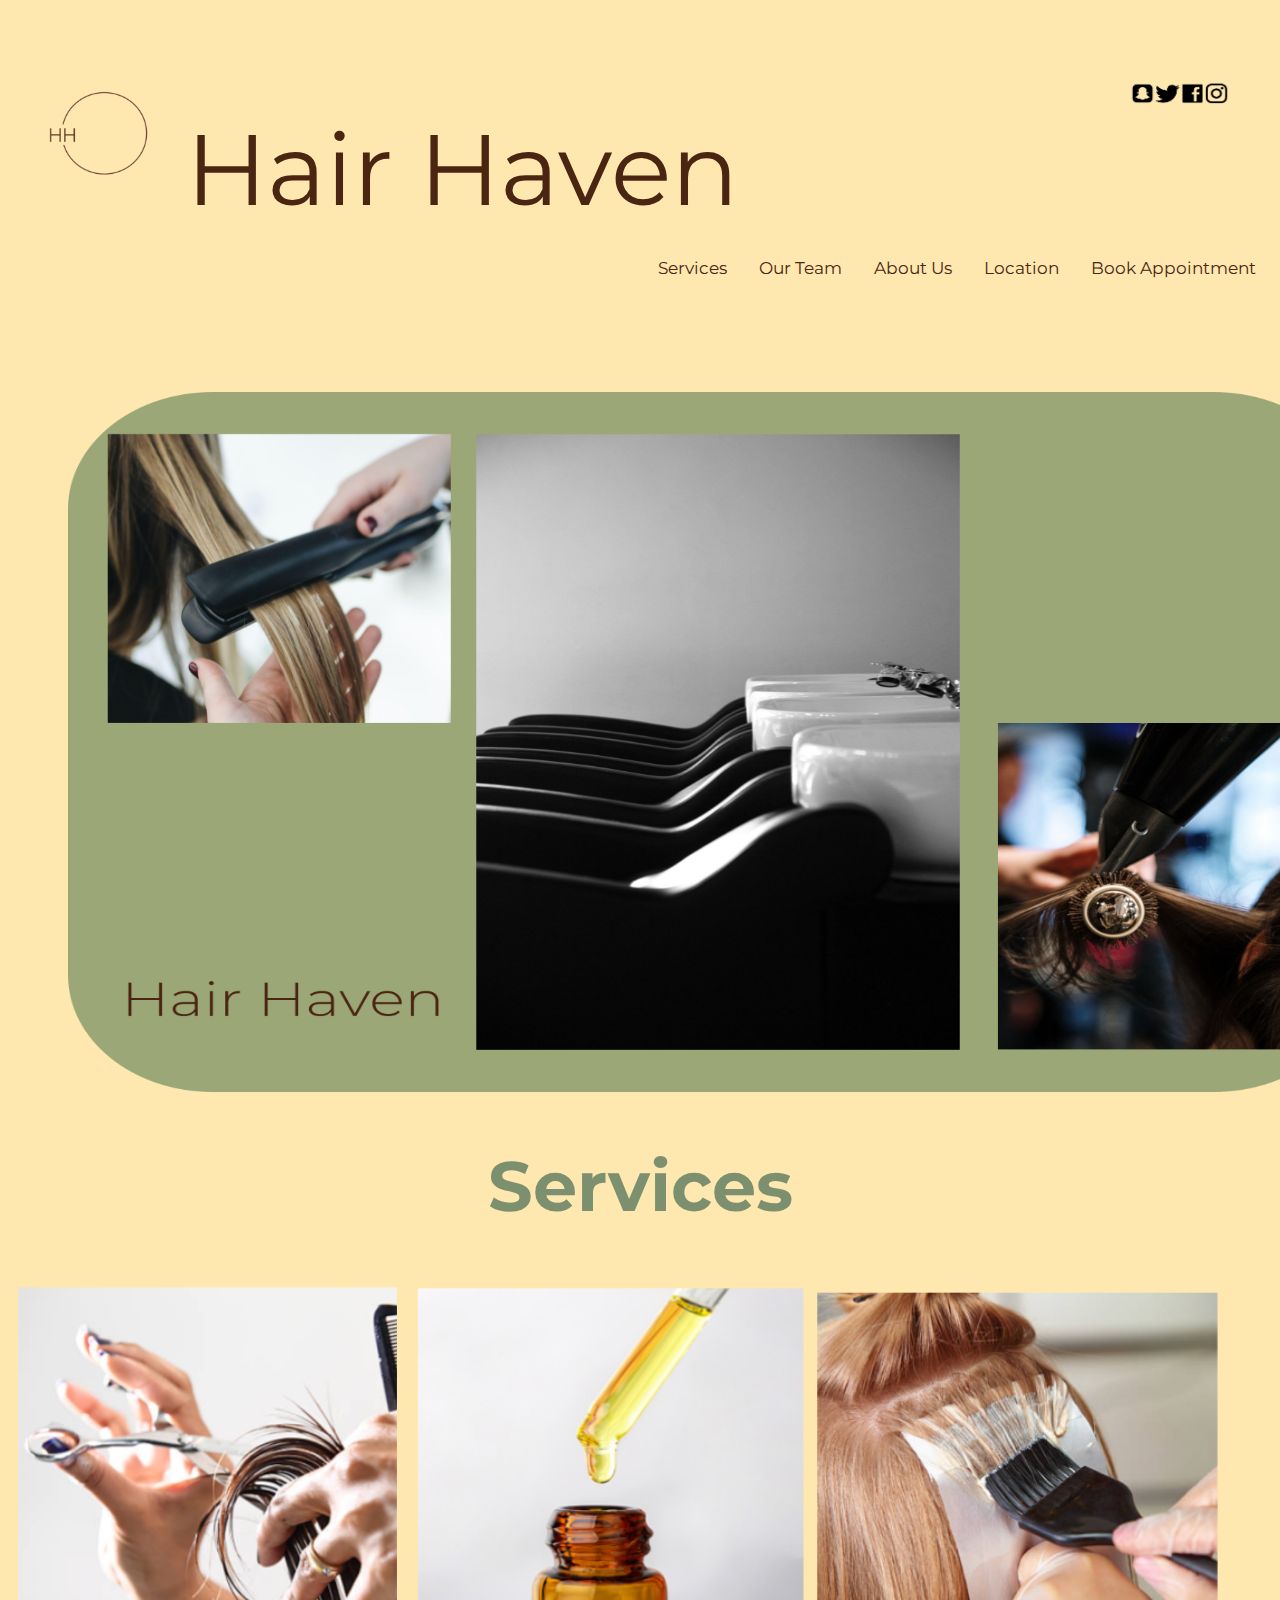
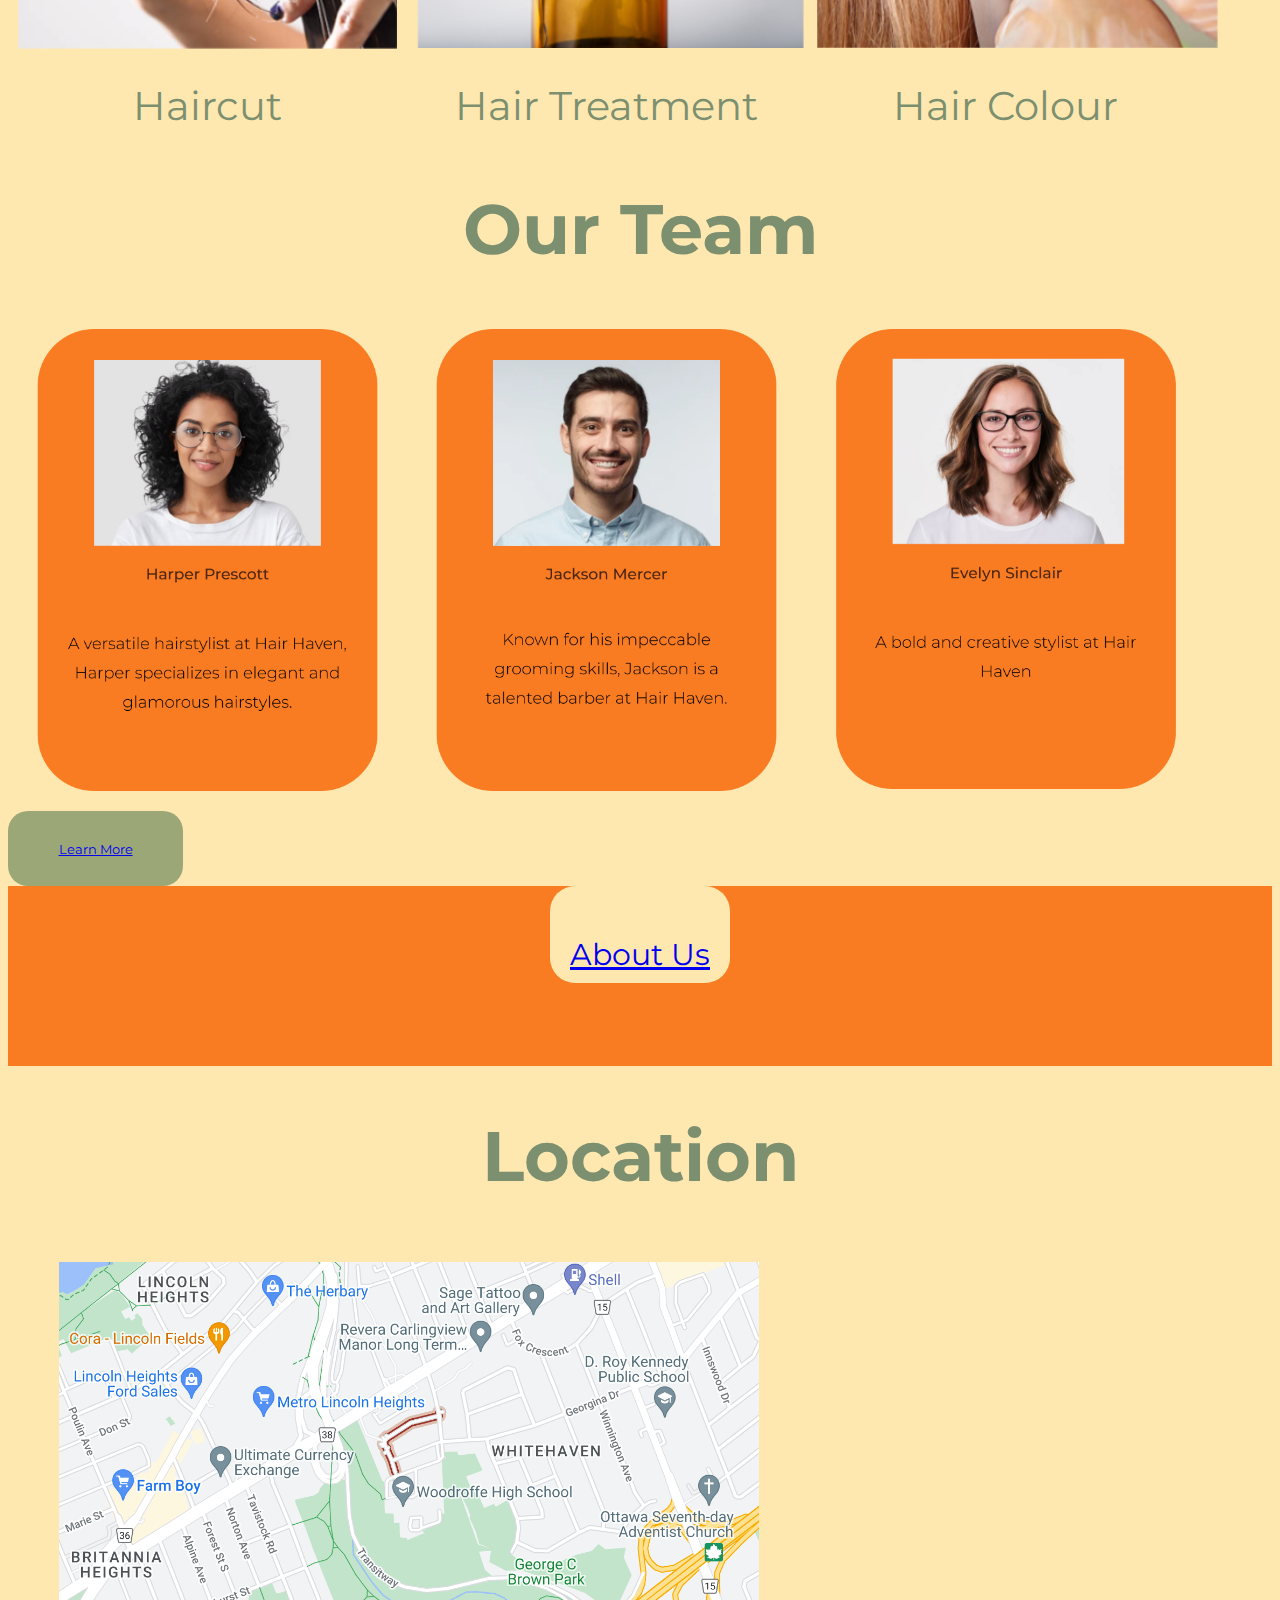
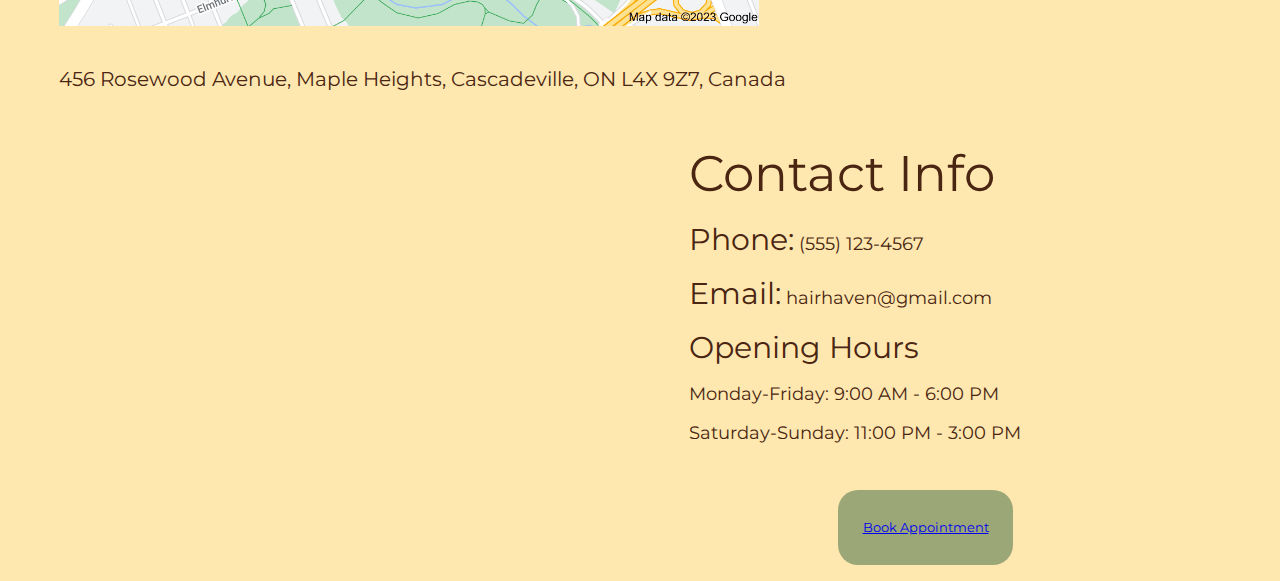
<file: index.html>
<!DOCTYPE html>
<html>
<head>
	<script src="myScript.js"></script>
	<link rel="stylesheet" href="style.css">
	<link rel="preconnect" href="https://fonts.googleapis.com">
	<link rel="preconnect" href="https://fonts.gstatic.com" crossorigin>
	<link href="https://fonts.googleapis.com/css2?family=Montserrat:wght@300&display=swap" rel="stylesheet">

	<nav>
		<div class="topnav">
			<div>
				<div class="logo"><a href="homepage.html"><img src="logo.png" width="110" height="100" alt="logo" /></a></div>
				<div class="icons"><a href="#socials"><img src="icons.png" width="110" height ="100" alt="icons" /></a></div>
			<div>
			<div>
		  		<a class="active" href="homepage.html">Hair Haven</a>
		  	</div>
		  
		  <!-- navbar-->
		  <div class="topnav-right">
		    <a href="services.html">Services</a>
		    <a href="ourteam.html">Our Team</a>
		    <a href="aboutus.html">About Us</a>
		    <a href="location.html">Location</a>
		    <a href="bookappointment.html">Book Appointment</a>

		  </div>

		</div>
	</nav>

</head>



<body>

	<title>Homepage</title>

	<script src="https://cdn.jsdelivr.net/npm/bootstrap@5.0.2/dist/js/bootstrap.bundle.min.js" integrity="sha384-MrcW6ZMFYlzcLA8Nl+NtUVF0sA7MsXsP1UyJoMp4YLEuNSfAP+JcXn/tWtIaxVXM" crossorigin="anonymous"></script>
	

	<!-- hair pics-->
	<div class="hairpics"><img src="hairpics.png" width="1300" height="700"/></div>


	<!-- services-->

	<h1>Services</h1>
	<div class="row">
	  <div class="column">
	    <img src="haircut.png" alt="haircut" style="width:100%">
	  </div>
	  <div class="column">
	    <img src="hairtreatment.png" alt="hairtreatment" style="width:102%">
	  </div>
	  <div class="column">
	    <img src="haircolour.png" alt="haircolour" style="width:106%">
	  </div>
	</div>

	<div class ="row">
		<div class ="column"><label>Haircut</label></div>
		<div class ="column"><label>Hair Treatment</label></div>
		<div class ="column"><label>Hair Colour</label></div>
	</div>



	<!-- services-->
	<h1>Our Team</h1>

	<div class="row">
		<div class="column"><img src="harper.png" style="width:90%"></div>
		<div class="column"><img src="jackson.png" style="width:90%"></div>
		<div class="column"><img src="evelyn.png" style="width:90%"></div>
	</div>

	<div style="float: center;"> <button class="green"><a href="ourteam.html">Learn More</a></button></div>

	<!-- about us-->

	<div class="about">
		<div class="aboutusbutton"><a href="aboutus.html">About Us</a></div>
	</div>
	

	<!-- Location -->
	<h1>Location</h1>
	<table style="float:left;padding-left: 50px;">
		<tr><td><img src="map.png" width="700px"></td></tr>
		<tr><td><p>456 Rosewood Avenue, Maple Heights, Cascadeville, ON L4X 9Z7, Canada</p></td></tr>

	</table>

	<table style="float: right;padding-right: 250px;">
		<tr><td><span class="big">Contact Info</span></td></tr>
		<tr><td><span class="medium">Phone:</span><span class="small"> (555) 123-4567</span></td></tr>
		<tr><td><span class="medium">Email:</span><span class="small"> hairhaven@gmail.com</span></td></tr>
		<tr><td><span class="medium">Opening Hours</span></td></tr>
		<tr><td><span class="small">Monday-Friday: 9:00 AM - 6:00 PM</span></td></tr>
		<tr><td><span class="small">Saturday-Sunday: 11:00 PM - 3:00 PM</span></td></tr>
		<tr><td style ="padding-left: 150px;padding-top: 30px;"><button class="green"><a href="bookappointment.html">Book Appointment</a></button></td></tr>
	</table>

</body>
</html>
</file>
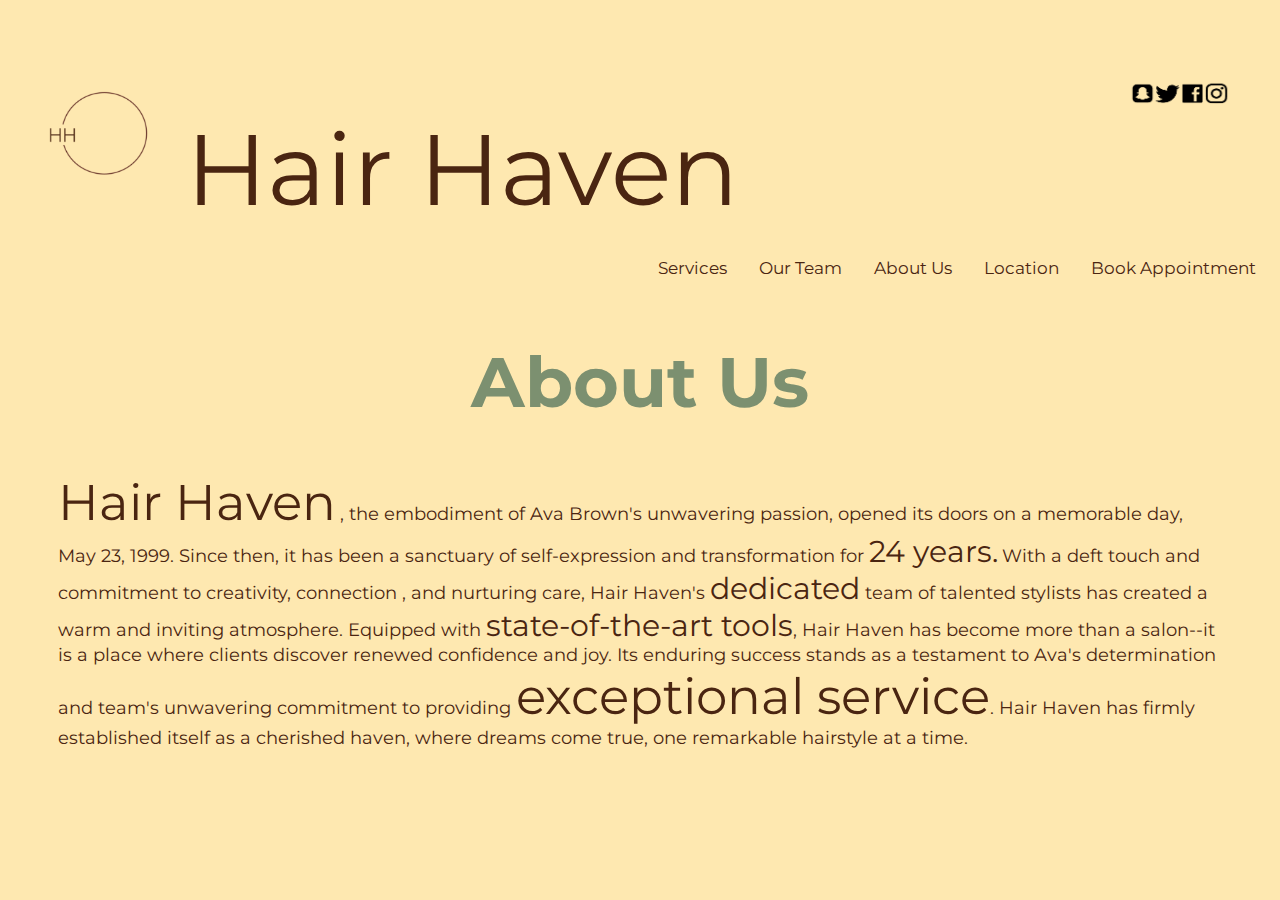
<file: aboutus.html>
<!DOCTYPE html>
<html>
<head>
	<script src="myScript.js"></script>
	<link rel="stylesheet" href="style.css">
	<link rel="preconnect" href="https://fonts.googleapis.com">
	<link rel="preconnect" href="https://fonts.gstatic.com" crossorigin>
	<link href="https://fonts.googleapis.com/css2?family=Montserrat:wght@300&display=swap" rel="stylesheet">

	<nav>
		<div class="topnav">
			<div>
				<div class="logo"><a href="homepage.html"><img src="logo.png" width="110" height="100" alt="logo" /></a></div>
				<div class="icons"><a href="#socials"><img src="icons.png" width="110" height ="100" alt="icons" /></a></div>
			<div>
			<div>
		  		<a class="active" href="homepage.html">Hair Haven</a>
		  	</div>
		  
		  <!-- navbar-->
		  <div class="topnav-right">
		    <a href="services.html">Services</a>
		    <a href="ourteam.html">Our Team</a>
		    <a href="aboutus.html">About Us</a>
		    <a href="location.html">Location</a>
		    <a href="bookappointment.html">Book Appointment</a>

		  </div>

		</div>
	</nav>

</head>



<body>
	<script src="https://cdn.jsdelivr.net/npm/bootstrap@5.0.2/dist/js/bootstrap.bundle.min.js" integrity="sha384-MrcW6ZMFYlzcLA8Nl+NtUVF0sA7MsXsP1UyJoMp4YLEuNSfAP+JcXn/tWtIaxVXM" crossorigin="anonymous"></script>
	
	<title>About Us</title>

	<h1>About Us</h1>
  <div class="parent"> 
   <span class="big">Hair Haven</span> 
   <span class="small">, the embodiment of Ava Brown's unwavering passion, opened its doors on a memorable day, May 23, 1999. Since then, it has been a sanctuary of self-expression and transformation for </span>
   <span class="medium">24 years.</span>
   <span class="small">With a deft touch and commitment to creativity, connection , and nurturing care, Hair Haven's <span class="medium">dedicated</span> team of talented stylists has created a warm and inviting atmosphere. Equipped with <span class="medium">state-of-the-art tools</span>, Hair Haven has become more than a salon--it is a place where clients discover renewed confidence and joy. Its enduring success stands as a testament to Ava's determination and team's unwavering commitment to providing <span class="big">exceptional service</span>. Hair Haven has firmly established itself as a cherished haven, where dreams come true, one remarkable hairstyle at a time.</span>
   
  </div>

 
</body>
</html>
</file>
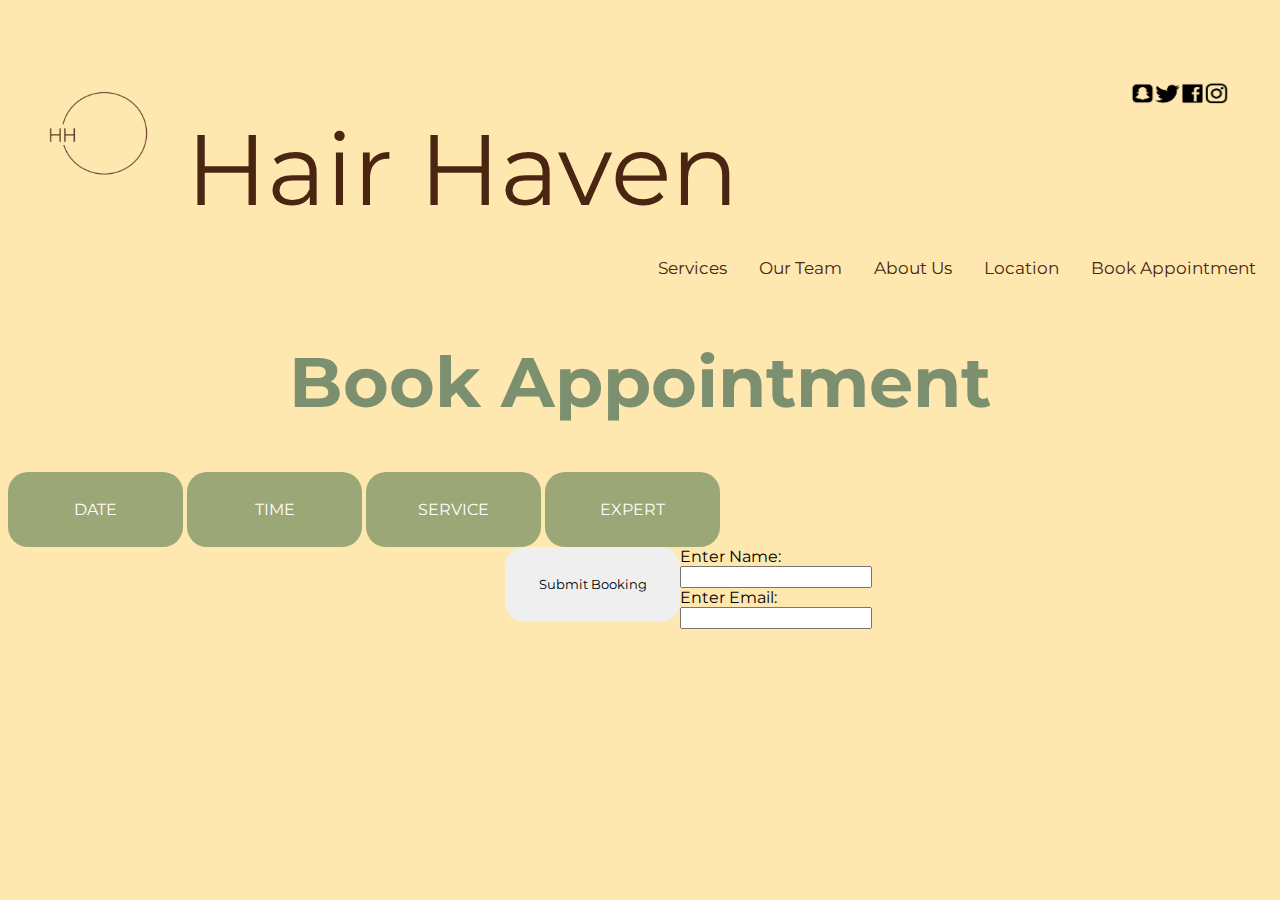
<file: bookappointment.html>
<!DOCTYPE html>
<html>
<head>
	<script src="myScript.js"></script>
	<link rel="stylesheet" href="style.css">
	<link rel="preconnect" href="https://fonts.googleapis.com">
	<link rel="preconnect" href="https://fonts.gstatic.com" crossorigin>
	<link href="https://fonts.googleapis.com/css2?family=Montserrat:wght@300&display=swap" rel="stylesheet">

	<nav>
		<div class="topnav">
			<div>
				<div class="logo"><a href="homepage.html"><img src="logo.png" width="110" height="100" alt="logo" /></a></div>
				<div class="icons"><a href="#socials"><img src="icons.png" width="110" height ="100" alt="icons" /></a></div>
			<div>
			<div>
		  		<a class="active" href="homepage.html">Hair Haven</a>
		  	</div>
		  
		  <!-- navbar-->
		  <div class="topnav-right">
		    <a href="services.html">Services</a>
		    <a href="ourteam.html">Our Team</a>
		    <a href="aboutus.html">About Us</a>
		    <a href="location.html">Location</a>
		    <a href="bookappointment.html">Book Appointment</a>

		  </div>

		</div>
	</nav>

</head>



<body>
	<script src="https://cdn.jsdelivr.net/npm/bootstrap@5.0.2/dist/js/bootstrap.bundle.min.js" integrity="sha384-MrcW6ZMFYlzcLA8Nl+NtUVF0sA7MsXsP1UyJoMp4YLEuNSfAP+JcXn/tWtIaxVXM" crossorigin="anonymous"></script>

	<title>Book Appointment</title>
	<h1>Book Appointment</h1>

	<div class="dropdown">
	  <button onclick="dropDate()" class="dropbtn">DATE</button>
	  <div id="dateDropdown" class="dropdown-content">
	    <a href="#">Monday</a>
	    <a href="#">Tuesday</a>
	    <a href="#">Wednesday</a>
	    <a href="#">Thursday</a>
	    <a href="#">Friday</a>
	  </div>
	</div>

	<div class="dropdown">
	  <button onclick="dropTime()" class="dropbtn">TIME</button>
	  <div id="timeDropdown" class="dropdown-content">
	    <a href="#">9:00AM-11:00AM</a>
	    <a href="#">11:00AM-1:00PM</a>
	    <a href="#">1:30PM-2:00PM</a>
	    <a href="#">2:00PM-4:00PM</a>
	    <a href="#">4:00PM-6:00PM</a>
	  </div>
	</div>

	<div class="dropdown">
	  <button onclick="dropService()" class="dropbtn">SERVICE</button>
	  <div id="serviceDropdown" class="dropdown-content">
	    <a href="#">Short Hair Cut</a>
	    <a href="#">Bowl Cut</a>
	    <a href="#">Bang Cut or Trim</a>
	    <a href="#">Long Hair + Blowout</a>
	    <a href="#">Buzz Cut</a>
	    <a href="#">Undercut Shave</a>
	    <a href="#">Kids Cut Short</a>
	    <a href="#">Kids Cut Long</a>
	    <a href="#">Facial Hair</a>
	    <a href="#">Olaplex Treatment</a>
	    <a href="#">K-18 Treatment</a>
	    <a href="#">Keratin Treatment</a>
	    <a href="#">Hair Colouring</a>
	    <a href="#">Hair Bleaching</a>

	  </div>
	</div>
	<div class="dropdown">
	  <button onclick="dropExpert()" class="dropbtn">EXPERT</button>
	  <div id="expertDropdown" class="dropdown-content">
	    <a href="#">Evelyn Sinclair</a>
	    <a href="#">Jackson Mercer</a>
	    <a href="#">Harper Prescott</a>
	  </div>
	</div>

	<form style="float: right;padding-right: 400px;">
	  <label for="fname">Enter Name:</label><br>
	  <input type="text" id="fname" name="fname" value=""><br>
	  <label for="lname">Enter Email:</label><br>
	  <input type="text" id="lname" name="lname" value="">
	</form>

	<button onclick="submit()" style="float: right;">Submit Booking</button>


 
</body>
</html>
</file>
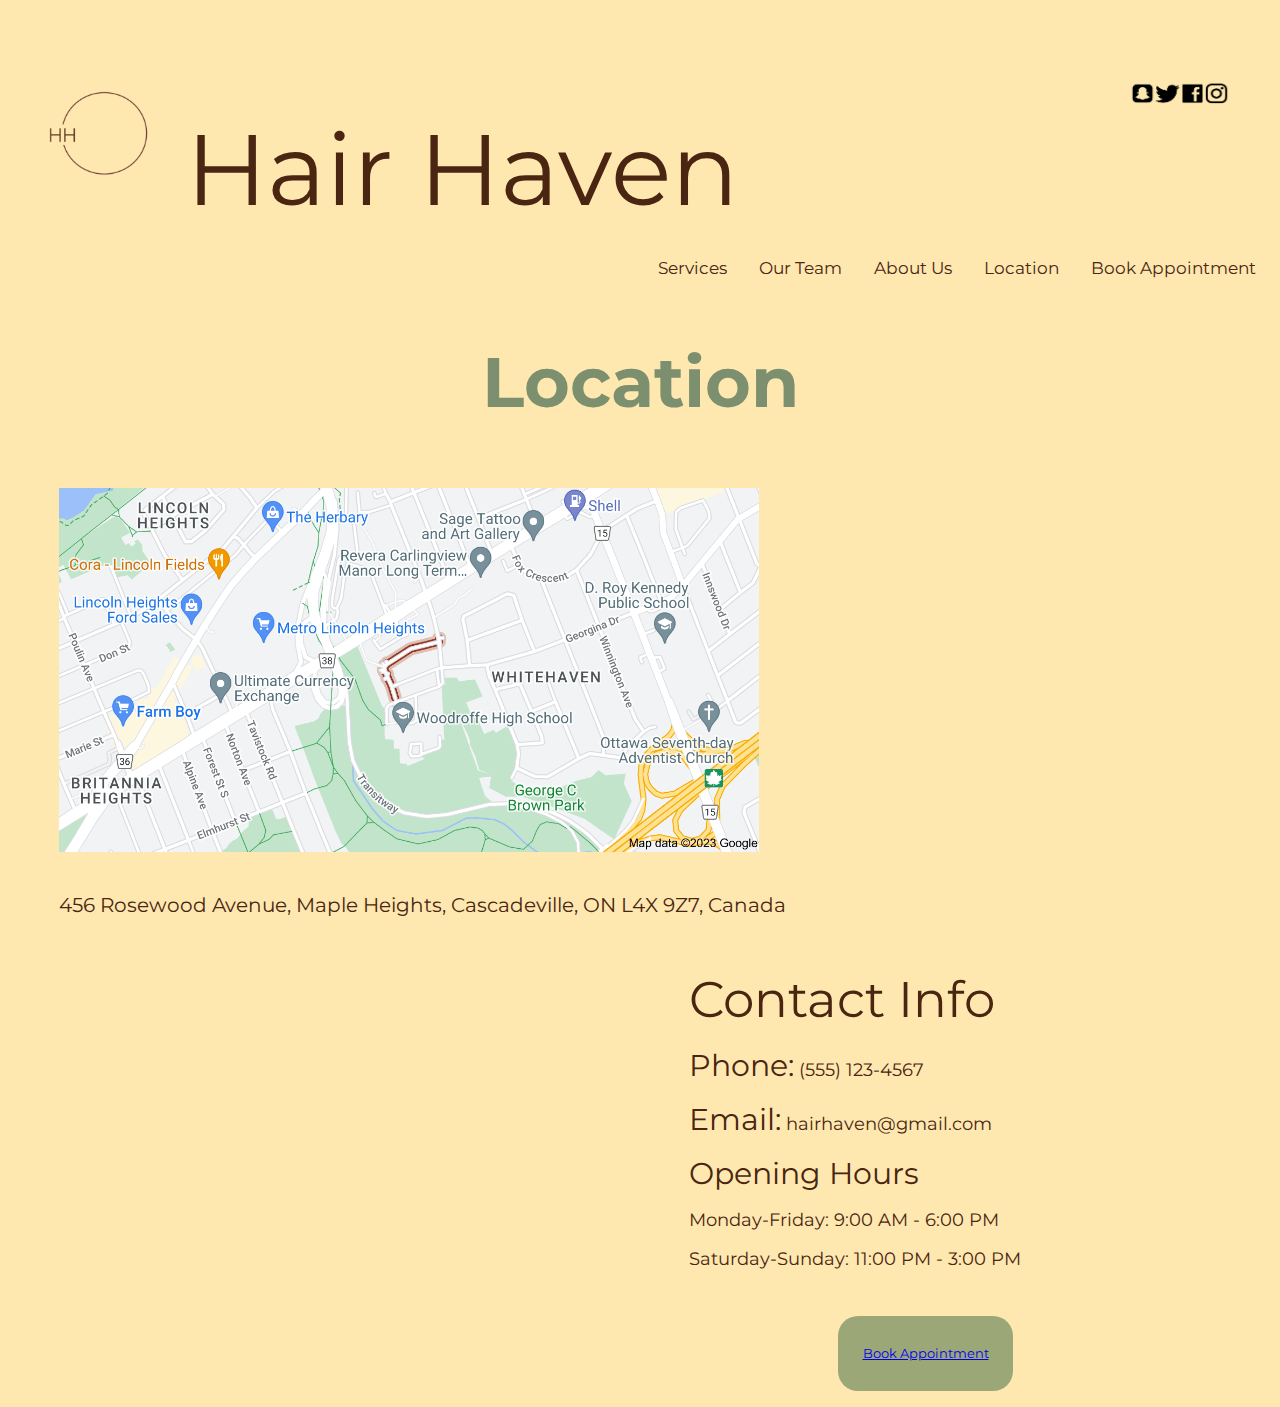
<file: location.html>
<!DOCTYPE html>
<html>
<head>
	<script src="myScript.js"></script>
	<link rel="stylesheet" href="style.css">
	<link rel="preconnect" href="https://fonts.googleapis.com">
	<link rel="preconnect" href="https://fonts.gstatic.com" crossorigin>
	<link href="https://fonts.googleapis.com/css2?family=Montserrat:wght@300&display=swap" rel="stylesheet">

	<nav>
		<div class="topnav">
			<div>
				<div class="logo"><a href="homepage.html"><img src="logo.png" width="110" height="100" alt="logo" /></a></div>
				<div class="icons"><a href="#socials"><img src="icons.png" width="110" height ="100" alt="icons" /></a></div>
			<div>
			<div>
		  		<a class="active" href="homepage.html">Hair Haven</a>
		  	</div>
		  
		  <!-- navbar-->
		  <div class="topnav-right">
		    <a href="services.html">Services</a>
		    <a href="ourteam.html">Our Team</a>
		    <a href="aboutus.html">About Us</a>
		    <a href="location.html">Location</a>
		    <a href="bookappointment.html">Book Appointment</a>

		  </div>

		</div>
	</nav>

</head>



<body>
	<script src="https://cdn.jsdelivr.net/npm/bootstrap@5.0.2/dist/js/bootstrap.bundle.min.js" integrity="sha384-MrcW6ZMFYlzcLA8Nl+NtUVF0sA7MsXsP1UyJoMp4YLEuNSfAP+JcXn/tWtIaxVXM" crossorigin="anonymous"></script>
	
	<title>Location</title>

	<h1>Location</h1>
	<table style="float:left;padding-left: 50px;">
		<tr><td><img src="map.png" width="700px"></td></tr>
		<tr><td><p>456 Rosewood Avenue, Maple Heights, Cascadeville, ON L4X 9Z7, Canada</p></td></tr>

	</table>

	<table style="float: right;padding-right: 250px;">
		<tr><td><span class="big">Contact Info</span></td></tr>
		<tr><td><span class="medium">Phone:</span><span class="small"> (555) 123-4567</span></td></tr>
		<tr><td><span class="medium">Email:</span><span class="small"> hairhaven@gmail.com</span></td></tr>
		<tr><td><span class="medium">Opening Hours</span></td></tr>
		<tr><td><span class="small">Monday-Friday: 9:00 AM - 6:00 PM</span></td></tr>
		<tr><td><span class="small">Saturday-Sunday: 11:00 PM - 3:00 PM</span></td></tr>
		<tr><td style ="padding-left: 150px;padding-top: 30px;"><button class="green"><a href="bookappointment.html">Book Appointment</a></button></td></tr>
	</table>

 
</body>
</html>
</file>
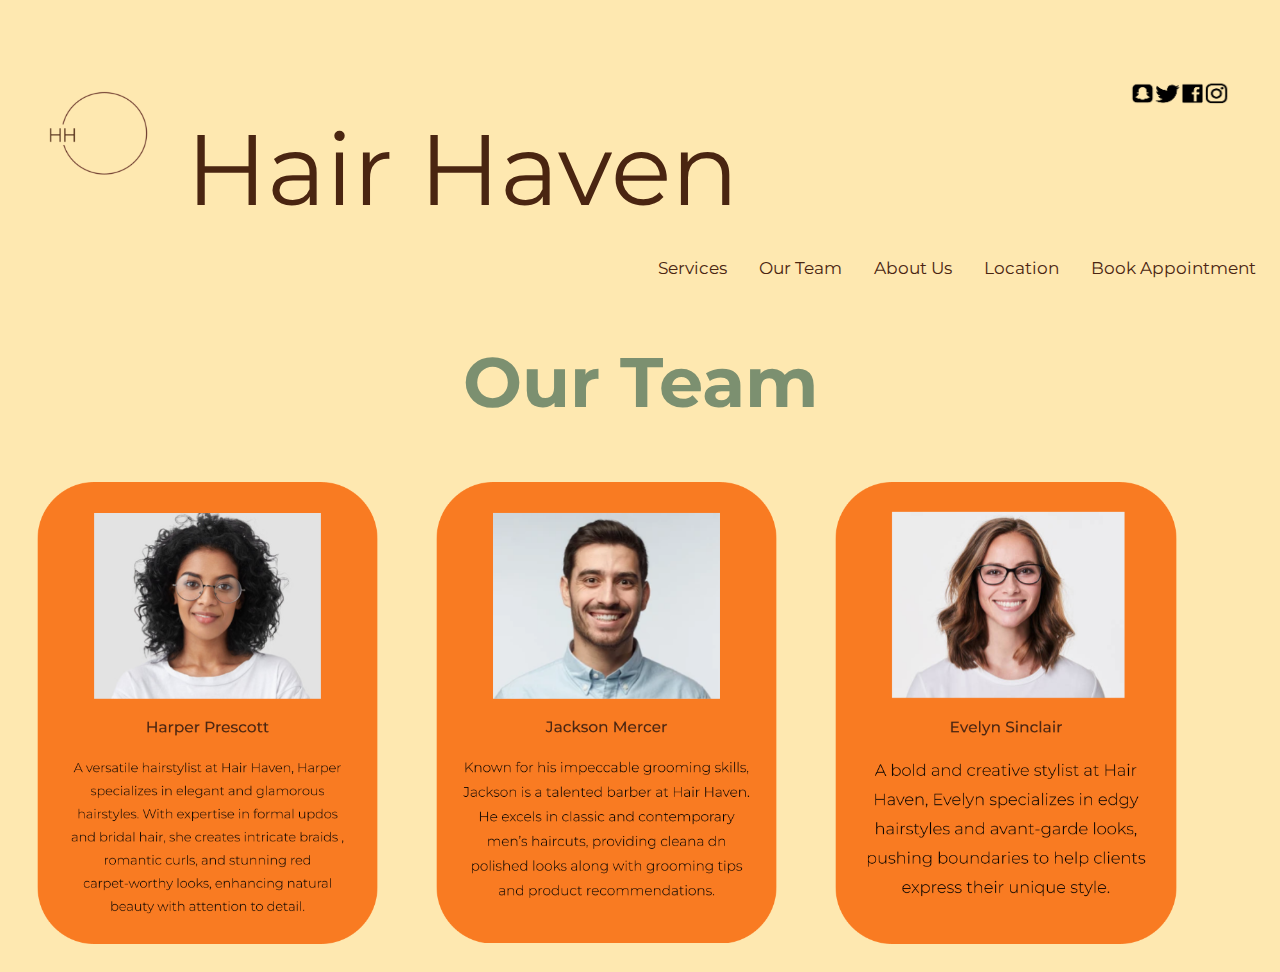
<file: ourteam.html>
<!DOCTYPE html>
<html>
<head>
	<script src="myScript.js"></script>
	<link rel="stylesheet" href="style.css">
	<link rel="preconnect" href="https://fonts.googleapis.com">
	<link rel="preconnect" href="https://fonts.gstatic.com" crossorigin>
	<link href="https://fonts.googleapis.com/css2?family=Montserrat:wght@300&display=swap" rel="stylesheet">

	<nav>
		<div class="topnav">
			<div>
				<div class="logo"><a href="homepage.html"><img src="logo.png" width="110" height="100" alt="logo" /></a></div>
				<div class="icons"><a href="#socials"><img src="icons.png" width="110" height ="100" alt="icons" /></a></div>
			<div>
			<div>
		  		<a class="active" href="homepage.html">Hair Haven</a>
		  	</div>
		  
		  <!-- navbar-->
		  <div class="topnav-right">
		    <a href="services.html">Services</a>
		    <a href="ourteam.html">Our Team</a>
		    <a href="aboutus.html">About Us</a>
		    <a href="location.html">Location</a>
		    <a href="bookappointment.html">Book Appointment</a>

		  </div>

		</div>
	</nav>

</head>



<body>
	<script src="https://cdn.jsdelivr.net/npm/bootstrap@5.0.2/dist/js/bootstrap.bundle.min.js" integrity="sha384-MrcW6ZMFYlzcLA8Nl+NtUVF0sA7MsXsP1UyJoMp4YLEuNSfAP+JcXn/tWtIaxVXM" crossorigin="anonymous"></script>
	
	<title>Our Team</title>
	<h1>Our Team</h1>

	<div class="row">
		<div class="column"><img src="harperfull.png" style="width:90%"></div>
		<div class="column"><img src="jacksonfull.png" style="width:90%"></div>
		<div class="column"><img src="evelynfull.png" style="width:90%"></div>
	</div>


 
</body>
</html>
</file>
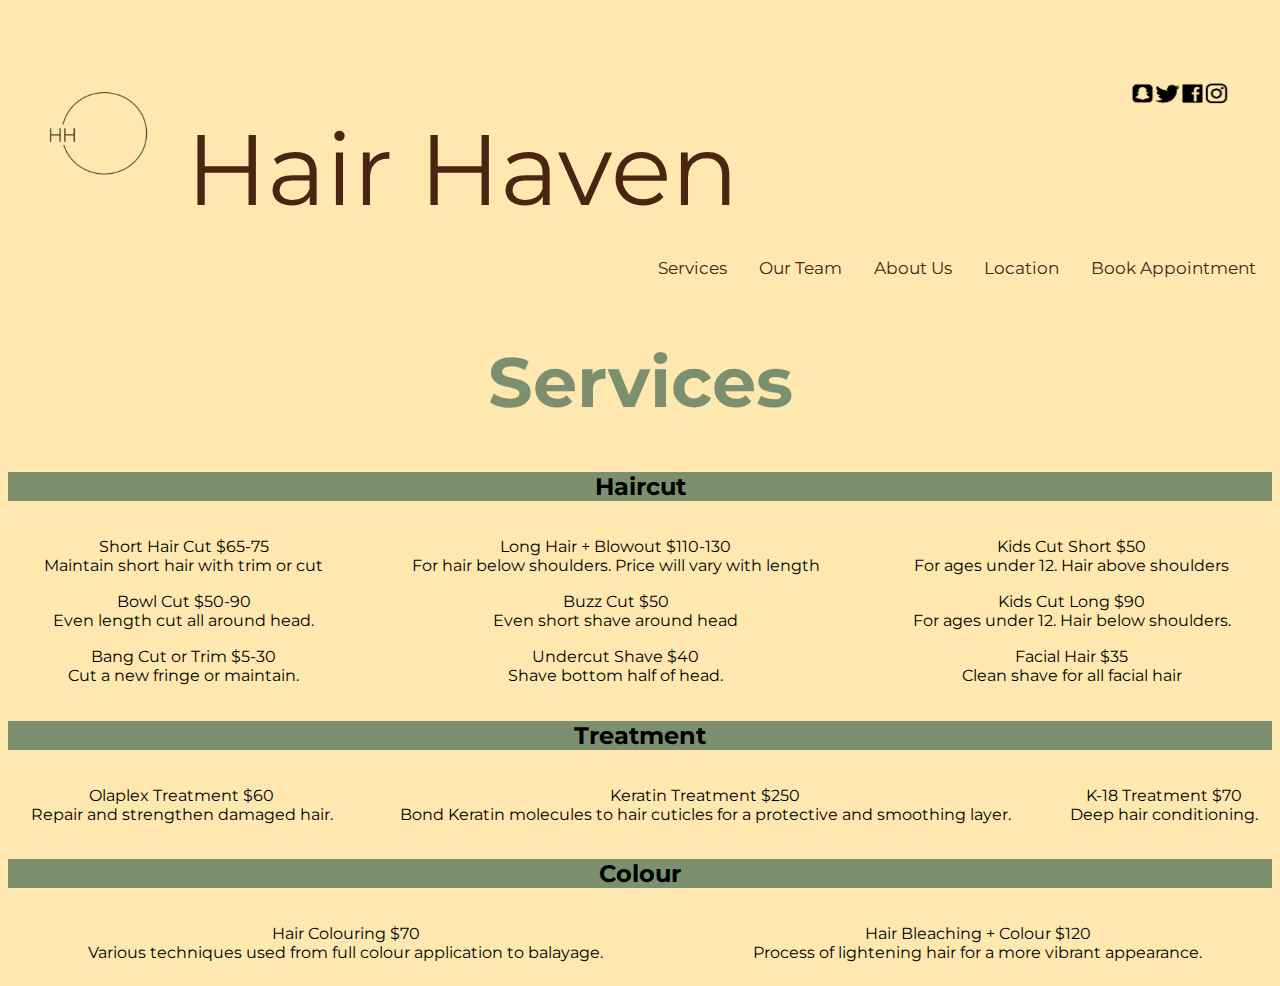
<file: services.html>
<!DOCTYPE html>
<html>
<head>
	<script src="myScript.js"></script>
	<link rel="stylesheet" href="style.css">
	<link rel="preconnect" href="https://fonts.googleapis.com">
	<link rel="preconnect" href="https://fonts.gstatic.com" crossorigin>
	<link href="https://fonts.googleapis.com/css2?family=Montserrat:wght@300&display=swap" rel="stylesheet">

	<nav>
		<div class="topnav">
			<div>
				<div class="logo"><a href="homepage.html"><img src="logo.png" width="110" height="100" alt="logo" /></a></div>
				<div class="icons"><a href="#socials"><img src="icons.png" width="110" height ="100" alt="icons" /></a></div>
			<div>
			<div>
		  		<a class="active" href="homepage.html">Hair Haven</a>
		  	</div>
		  
		  <!-- navbar-->
		  <div class="topnav-right">
		    <a href="services.html">Services</a>
		    <a href="ourteam.html">Our Team</a>
		    <a href="aboutus.html">About Us</a>
		    <a href="location.html">Location</a>
		    <a href="bookappointment.html">Book Appointment</a>

		  </div>

		</div>
	</nav>

</head>



<body>
	<script src="https://cdn.jsdelivr.net/npm/bootstrap@5.0.2/dist/js/bootstrap.bundle.min.js" integrity="sha384-MrcW6ZMFYlzcLA8Nl+NtUVF0sA7MsXsP1UyJoMp4YLEuNSfAP+JcXn/tWtIaxVXM" crossorigin="anonymous"></script>
	
	<title>Services</title>
	<h1>Services</h1>

	<div class="services">
		<h2>Haircut</h2>	
	</div>

	<div class="center">
		<table style ="width:100%">
			<tr>
				<td>Short Hair Cut $65-75<BR>Maintain short hair with trim or cut</td>
				<td>Long Hair + Blowout $110-130<BR>For hair below shoulders. Price will vary with length</td>
				<td>Kids Cut Short $50<BR>For ages under 12. Hair above shoulders</td>
				
			</tr>
			<tr>
				<td>Bowl Cut $50-90<BR>Even length cut all around head.</td>
				<td>Buzz Cut $50<BR>Even short shave around head</td>
				<td>Kids Cut Long $90<BR>For ages under 12. Hair below shoulders.</td>
			</tr>
			<tr>
				<td>Bang Cut or Trim $5-30<BR>Cut a new fringe or maintain.</td>
				<td>Undercut Shave $40<BR>Shave bottom half of head.</td>
				<td>Facial Hair $35<BR>Clean shave for all facial hair</td>
				
			</tr>

		</table>
	</div>

	<div class="services">
		<h2>Treatment</h2>	
	</div>

	<div class="center">
		<table style ="width:100%">
			<tr>
				<td>Olaplex Treatment $60<BR>Repair and strengthen damaged hair.
				</td>
				<td>Keratin Treatment $250<BR>Bond Keratin molecules to hair cuticles for a protective and smoothing layer.</td>
				<td>K-18 Treatment $70<BR>Deep hair conditioning.</td>
			</tr>
		</table>
	</div>

	<div class="services">
		<h2>Colour</h2>	
	</div>

	<div class="center">
		<table style ="width:100%">
			<tr>
				<td>Hair Colouring $70<BR>Various techniques used from full colour application to balayage.</td>
				<td>Hair Bleaching + Colour $120<BR>Process of lightening hair for a more vibrant appearance.</td>
			</tr>
		</table>
	</div>
</body>
</html>
</file>
<file: style.css>
*{
  font-family: 'Montserrat', sans-serif;
}
head {
  background-color: #FEE8B0;
}
body {
  background-color: #FEE8B0;
}

title{
  color: black;
}
h1 {
  color: #7C9070;
  font-family: 'Montserrat', sans-serif;
  text-align: center;
  font-size: 70px;
}

h2{
  color:##4a2511;
}

.location{
  float: left;
}

button {
  width: 175px;
  height: 75px;
  border-radius: 20px;
  border: 0;
}

button.green{
  background-color: #9CA777;
}

table {
  border-collapse: separate;
  border-spacing: 0 15px;
}

.center{
  text-align: center;
}

.services{
  text-align: center;
  background-color: #7C9070;

}

.big{
  font-size: 50px;
  color: #4a2511;
}

.medium{
  font-size: 30px;
  color: #4a2511;
}
.small{
  font-size: 18px;
  color: #4a2511;
}
.parent{
  float: left;
  padding-left: 50px;
  padding-right: 50px;
  color: #4a2511;
}
p {
  font-size: 20px;
  color:#4a2511;
}

.learnmore{

  border-radius: 25px;
  background-color: #F97B22;
  color: black;
  padding: 14px 25px;
  text-align: center;
  text-decoration: none;
  display: inline-block;
}

.about{
  background-color: #f97b22ff;
  text-align: center;
  font-size: 30px;
  min-height: 20vh;

  border: black;

  text-decoration: none;

  margin: 0;
  cursor: pointer;
}

.aboutusbutton{

  border-radius: 25px;
  background-color: #FEE8B0;
  color: white;
  padding: 10px 20px;
  padding-top: 50px;
  text-align: center;
  text-decoration: none;
  display: inline-block;
}


.logo{
  float:left;
  padding-left: 20px;
  padding-top: 60px;
}

.icons{
  float:right;
  padding-right: 20px;
  padding-top: 20px;
}

/* Add a black background color to the top navigation */
.topnav {

    overflow: hidden;
}

/* Style the links inside the navigation bar */
.topnav a {
  float: left;
  color: #4a2511;
  text-align: center;
  padding: 14px 16px;
  text-decoration: none;
  font-size: 17px;
}



/* Change the color of links on hover */
.topnav a:hover {
  background-color: #bbb;
  color: black;
}

/* Add a color to the active/current link */
.topnav a.active {
 
   color: #4a2511;
   font-size: 100px;
   padding-top: 100px;


}

.hairpics{
  align-items: center;
  padding-left: 60px;
  padding-top: 100px;
}
/* Right-aligned section inside the top navigation */
.topnav-right {
  float: right;
}

/* Three image containers (use 25% for four, and 50% for two, etc) */
.column {
  float: left;
  text-align: center;
  width: 30%;
  padding: 10px;  
  font-size: 40px;
  color: #7C9070;
}

/* Clear floats after image containers */
.row::after {
  text-align: center;
  content: "";
  clear: both;
  display: table;
}

/* Dropdown Button */
.dropbtn {

  background-color: #9CA777;

  color: white;
  padding: 16px;
  font-size: 16px;
  border: none;
  cursor: pointer;
}

/* Dropdown button on hover & focus */
.dropbtn:hover, .dropbtn:focus {
  background-color: #2980B9;
}

/* The container <div> - needed to position the dropdown content */
.dropdown {
  position: relative;
  display: inline-block;
}

/* Dropdown Content (Hidden by Default) */
.dropdown-content {
  display: none;
  position: absolute;
  background-color: #f1f1f1;
  min-width: 160px;
  box-shadow: 0px 8px 16px 0px rgba(0,0,0,0.2);
  z-index: 1;
}

/* Links inside the dropdown */
.dropdown-content a {
  color: black;
  padding: 12px 16px;
  text-decoration: none;
  display: block;
}

/* Change color of dropdown links on hover */
.dropdown-content a:hover {background-color: #ddd;}

/* Show the dropdown menu (use JS to add this class to the .dropdown-content container when the user clicks on the dropdown button) */
.show {display:block;}
</file>
